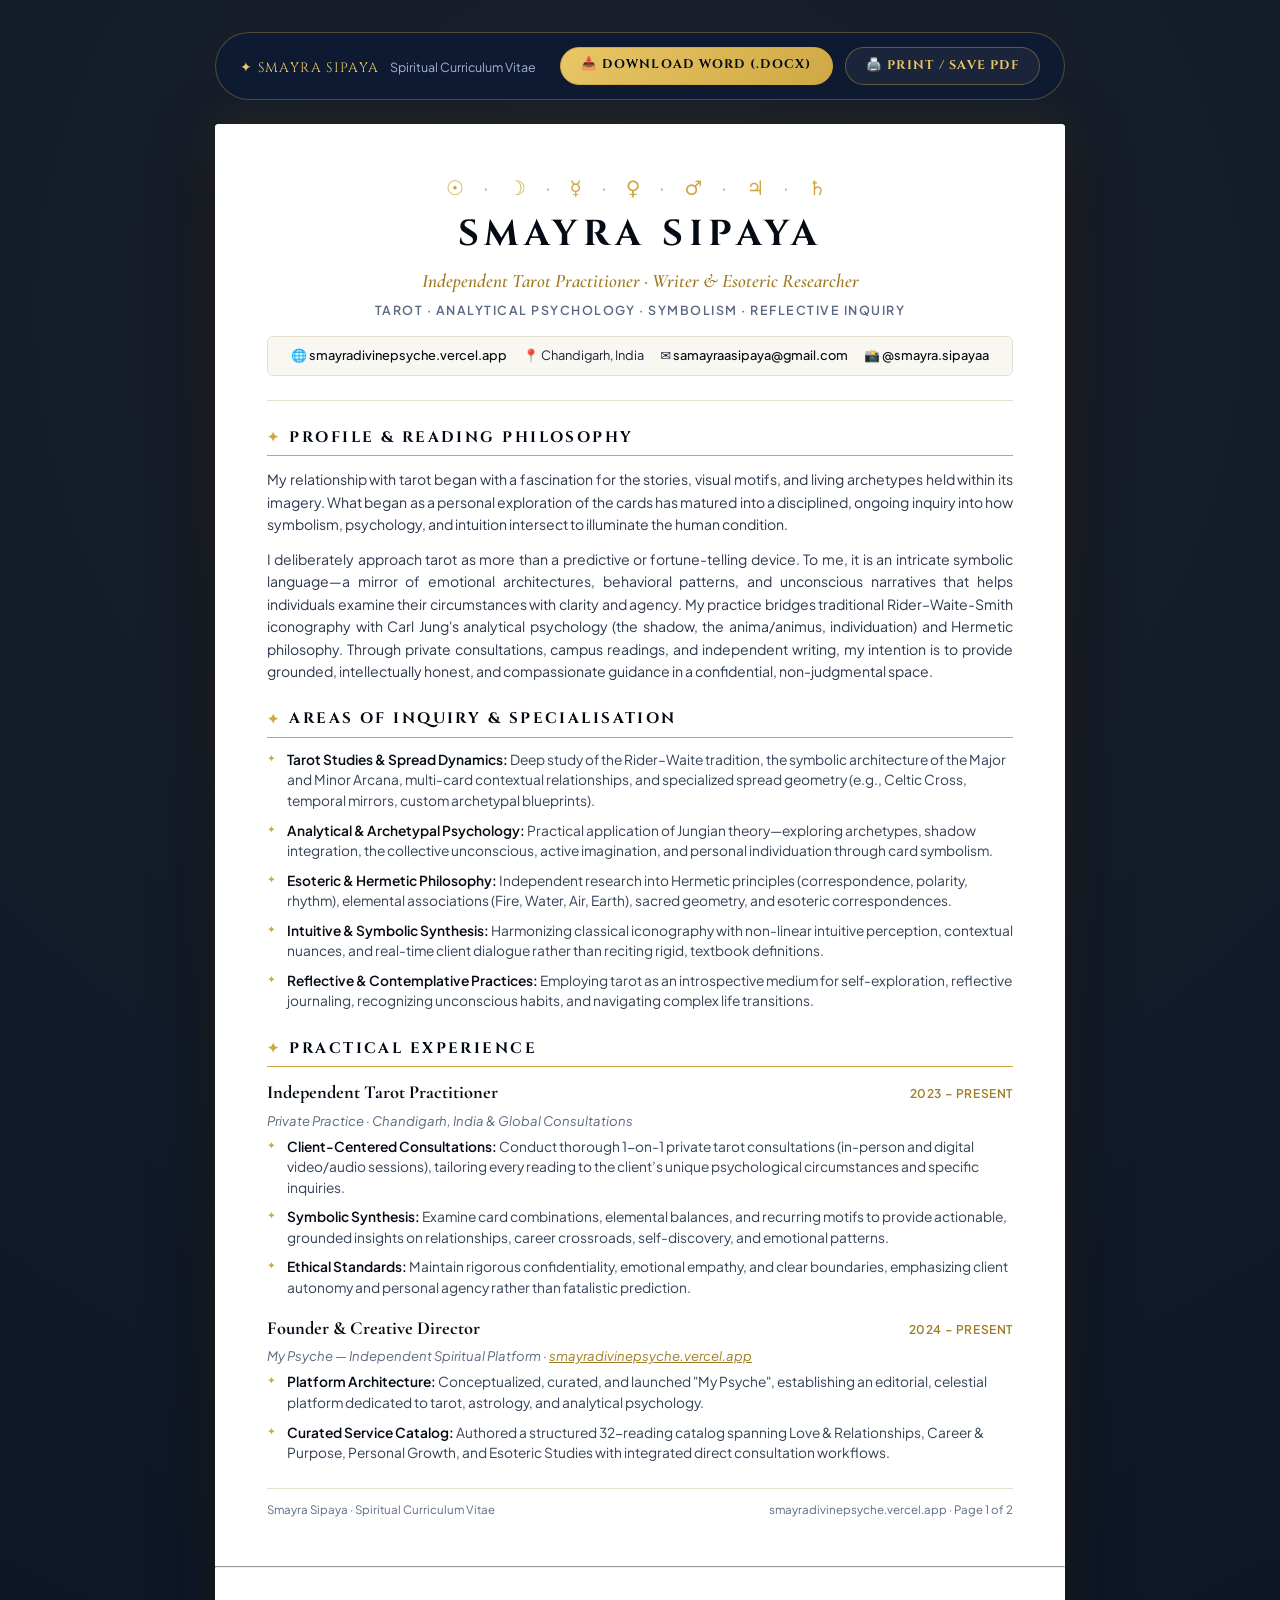
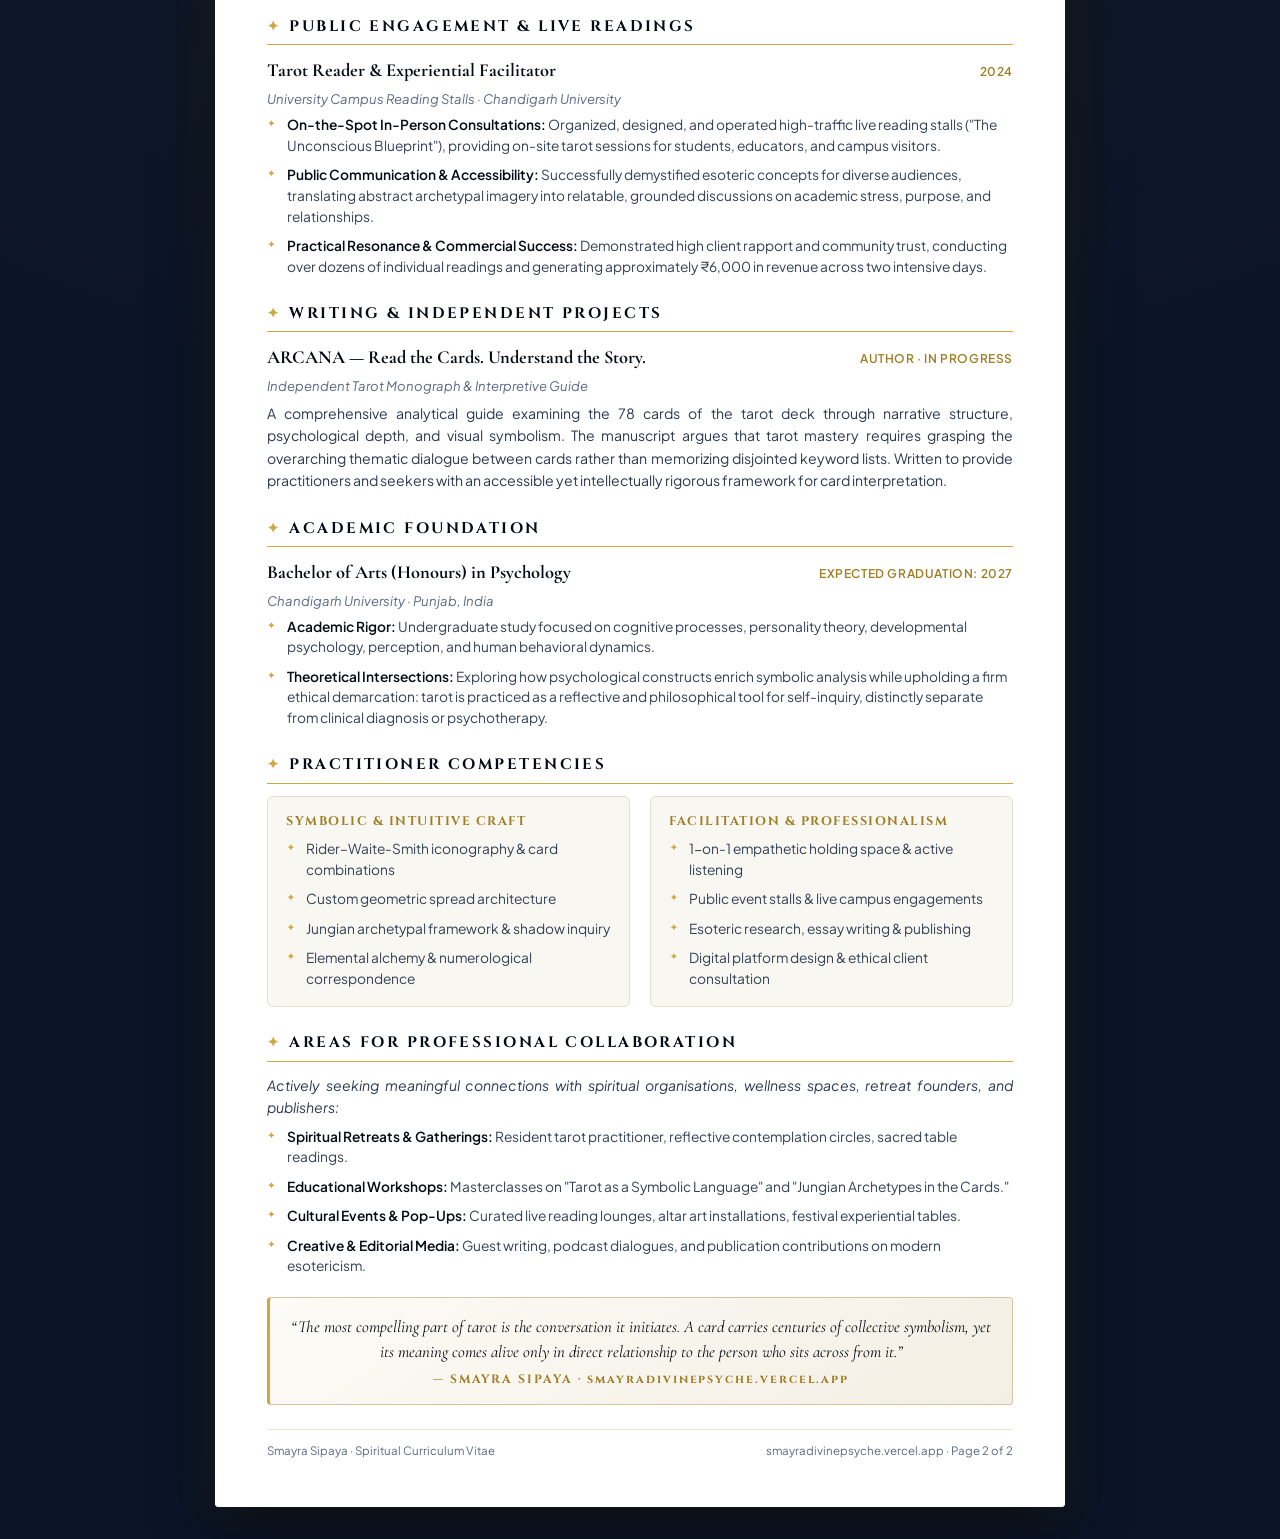
<file: Smayra_Sipaya_Spiritual_CV.html>
<!DOCTYPE html>
<html lang="en">
<head>
  <meta charset="UTF-8">
  <meta name="viewport" content="width=device-width, initial-scale=1.0">
  <title>Smayra Sipaya — Spiritual Curriculum Vitae | Tarot & Esoteric Studies</title>
  <link rel="preconnect" href="https://fonts.googleapis.com">
  <link rel="preconnect" href="https://fonts.gstatic.com" crossorigin>
  <link href="https://fonts.googleapis.com/css2?family=Cinzel:wght@500;600;700;800&family=Cormorant+Garamond:ital,wght@0,400;0,500;0,600;0,700;1,400;1,600&family=Plus+Jakarta+Sans:wght@300;400;500;600;700&display=swap" rel="stylesheet">
  <style>
    :root {
      --color-gold: #cfa844;
      --color-gold-light: #e8c766;
      --color-gold-dark: #9e7d23;
      --color-navy: #050b14;
      --color-navy-dark: #03070e;
      --color-slate: #2a3b58;
      --color-paper: #ffffff;
      --color-paper-alt: #f9f7f2;
      --color-border: #e6dfcf;
      --color-ink: #1a2233;
      --color-ink-muted: #5a6882;
      --font-serif: 'Cinzel', Georgia, serif;
      --font-editorial: 'Cormorant Garamond', Georgia, serif;
      --font-sans: 'Plus Jakarta Sans', system-ui, -apple-system, sans-serif;
    }

    * {
      box-sizing: border-box;
      margin: 0;
      padding: 0;
    }

    body {
      background-color: #0b1528;
      background-image: radial-gradient(circle at 50% 10%, rgba(207, 168, 68, 0.08) 0%, transparent 60%);
      font-family: var(--font-sans);
      color: var(--color-ink);
      line-height: 1.5;
      padding: 2rem 1rem;
    }

    /* Action Bar (Screen Only) */
    .screen-actions-bar {
      max-width: 850px;
      margin: 0 auto 1.5rem auto;
      display: flex;
      justify-content: space-between;
      align-items: center;
      background: rgba(13, 26, 51, 0.85);
      border: 1px solid rgba(207, 168, 68, 0.35);
      padding: 0.85rem 1.5rem;
      border-radius: 9999px;
      backdrop-filter: blur(10px);
      color: #ffffff;
    }

    .screen-actions-bar a,
    .screen-actions-bar button {
      font-family: var(--font-serif);
      font-size: 0.78rem;
      letter-spacing: 0.1em;
      text-transform: uppercase;
      font-weight: 700;
      padding: 0.55rem 1.25rem;
      border-radius: 9999px;
      cursor: pointer;
      text-decoration: none;
      transition: all 0.2s ease;
      display: inline-flex;
      align-items: center;
      gap: 0.5rem;
    }

    .btn-gold {
      background: linear-gradient(135deg, #e8c766 0%, #cfa844 100%);
      color: #050b14;
      border: 1px solid #cfa844;
    }

    .btn-gold:hover {
      background: #ffffff;
      box-shadow: 0 0 15px rgba(207, 168, 68, 0.6);
    }

    .btn-outline {
      background: rgba(255, 255, 255, 0.05);
      border: 1px solid rgba(207, 168, 68, 0.4);
      color: var(--color-gold-light);
    }

    .btn-outline:hover {
      background: rgba(207, 168, 68, 0.2);
      color: #ffffff;
    }

    /* CV Document Container */
    .cv-document {
      max-width: 850px;
      margin: 0 auto;
      background: var(--color-paper);
      box-shadow: 0 20px 60px rgba(0, 0, 0, 0.6), 0 0 40px rgba(207, 168, 68, 0.15);
      border-radius: 4px;
      overflow: hidden;
    }

    .cv-page {
      padding: 3rem 3.25rem;
      position: relative;
      background: var(--color-paper);
      min-height: 1100px;
    }

    .cv-page-divider {
      height: 1px;
      background: linear-gradient(90deg, transparent 0%, #cfa844 50%, transparent 100%);
      margin: 0;
    }

    /* Header */
    .cv-header {
      text-align: center;
      padding-bottom: 1.5rem;
      border-bottom: 1px solid var(--color-border);
      position: relative;
    }

    .cv-glyph {
      font-size: 1.25rem;
      color: var(--color-gold);
      letter-spacing: 0.4em;
      margin-bottom: 0.35rem;
    }

    .cv-name {
      font-family: var(--font-serif);
      font-size: 2.25rem;
      font-weight: 700;
      letter-spacing: 0.16em;
      color: var(--color-navy);
      text-transform: uppercase;
      margin-bottom: 0.35rem;
    }

    .cv-title {
      font-family: var(--font-editorial);
      font-size: 1.2rem;
      font-weight: 600;
      color: var(--color-gold-dark);
      font-style: italic;
      margin-bottom: 0.35rem;
    }

    .cv-tagline {
      font-family: var(--font-sans);
      font-size: 0.78rem;
      font-weight: 600;
      letter-spacing: 0.12em;
      color: var(--color-ink-muted);
      text-transform: uppercase;
      margin-bottom: 1rem;
    }

    .cv-contacts-bar {
      display: flex;
      justify-content: center;
      flex-wrap: wrap;
      gap: 1rem;
      background: var(--color-paper-alt);
      border: 1px solid var(--color-border);
      padding: 0.6rem 1rem;
      border-radius: 6px;
      font-size: 0.8rem;
      color: var(--color-ink);
    }

    .cv-contacts-bar a {
      color: var(--color-navy);
      text-decoration: none;
      font-weight: 500;
      transition: color 0.2s;
    }

    .cv-contacts-bar a:hover {
      color: var(--color-gold-dark);
      text-decoration: underline;
    }

    /* Section Headings */
    .section-title {
      font-family: var(--font-serif);
      font-size: 0.95rem;
      font-weight: 700;
      letter-spacing: 0.16em;
      text-transform: uppercase;
      color: var(--color-navy);
      display: flex;
      align-items: center;
      gap: 0.5rem;
      margin: 1.6rem 0 0.75rem 0;
      padding-bottom: 0.35rem;
      border-bottom: 1.5px solid var(--color-gold);
    }

    .section-title .title-glyph {
      color: var(--color-gold);
      font-size: 0.85rem;
    }

    /* Narrative Paragraphs */
    .cv-narrative {
      font-size: 0.88rem;
      line-height: 1.6;
      color: #2c384e;
      margin-bottom: 0.75rem;
      text-align: justify;
    }

    /* Bullet List */
    .cv-bullet-list {
      list-style: none;
      display: flex;
      flex-direction: column;
      gap: 0.55rem;
      margin-bottom: 1rem;
    }

    .cv-bullet-list li {
      position: relative;
      padding-left: 1.25rem;
      font-size: 0.86rem;
      line-height: 1.5;
      color: #334155;
    }

    .cv-bullet-list li::before {
      content: '✦';
      position: absolute;
      left: 0;
      top: 0;
      font-size: 0.65rem;
      color: var(--color-gold);
    }

    .cv-bullet-list strong {
      color: var(--color-navy);
      font-weight: 600;
    }

    /* Role Entry */
    .job-entry {
      margin-bottom: 1rem;
    }

    .job-header {
      display: flex;
      justify-content: space-between;
      align-items: baseline;
      margin-bottom: 0.25rem;
    }

    .job-title {
      font-family: var(--font-editorial);
      font-size: 1.15rem;
      font-weight: 700;
      color: var(--color-navy);
    }

    .job-meta {
      font-family: var(--font-sans);
      font-size: 0.75rem;
      color: var(--color-gold-dark);
      font-weight: 600;
      letter-spacing: 0.05em;
    }

    .job-org {
      font-size: 0.82rem;
      font-style: italic;
      color: var(--color-ink-muted);
      margin-bottom: 0.4rem;
    }

    /* 2-Column Grid for Competencies */
    .skills-grid {
      display: grid;
      grid-template-columns: 1fr 1fr;
      gap: 1.25rem;
      margin-bottom: 1rem;
    }

    .skills-col {
      background: var(--color-paper-alt);
      border: 1px solid var(--color-border);
      padding: 1rem 1.15rem;
      border-radius: 6px;
    }

    .skills-col-title {
      font-family: var(--font-serif);
      font-size: 0.78rem;
      letter-spacing: 0.12em;
      text-transform: uppercase;
      color: var(--color-gold-dark);
      margin-bottom: 0.5rem;
      font-weight: 700;
    }

    /* Personal Creed Callout */
    .creed-box {
      background: linear-gradient(145deg, #fdfbf7 0%, #f4efe4 100%);
      border: 1px solid #d4c5a3;
      border-left: 3px solid var(--color-gold);
      padding: 1rem 1.25rem;
      border-radius: 4px;
      margin: 1.25rem 0 0.5rem 0;
      text-align: center;
    }

    .creed-text {
      font-family: var(--font-editorial);
      font-size: 1.05rem;
      font-style: italic;
      color: var(--color-navy);
      line-height: 1.5;
      margin-bottom: 0.35rem;
    }

    .creed-author {
      font-family: var(--font-serif);
      font-size: 0.75rem;
      letter-spacing: 0.16em;
      color: var(--color-gold-dark);
      font-weight: 700;
    }

    /* Page Footer */
    .cv-page-footer {
      display: flex;
      justify-content: space-between;
      border-top: 1px solid var(--color-border);
      padding-top: 0.75rem;
      margin-top: 1.5rem;
      font-size: 0.72rem;
      color: var(--color-ink-muted);
    }

    /* Print Formatting (Clean 2-Page Cut) */
    @media print {
      body {
        background: #ffffff;
        padding: 0;
      }
      .screen-actions-bar {
        display: none !important;
      }
      .cv-document {
        box-shadow: none;
        border-radius: 0;
        max-width: 100%;
      }
      .cv-page {
        padding: 2.25rem 2.75rem;
        min-height: auto;
        page-break-after: always;
      }
      .cv-page:last-child {
        page-break-after: avoid;
      }
      .cv-page-divider {
        display: none;
      }
    }
  </style>
</head>
<body>

  <!-- Top Action Bar for Quick Download/Print -->
  <div class="screen-actions-bar">
    <div>
      <span style="font-family: var(--font-serif); font-size: 0.85rem; letter-spacing: 0.1em; color: var(--color-gold-light);">✦ SMAYRA SIPAYA</span>
      <span style="font-size: 0.78rem; color: #a4b5d0; margin-left: 0.5rem;">Spiritual Curriculum Vitae</span>
    </div>
    <div style="display: flex; gap: 0.75rem;">
      <a href="Smayra_Sipaya_Spiritual_CV.docx" download class="btn-gold">
        <span>📥 Download Word (.docx)</span>
      </a>
      <button onclick="window.print()" class="btn-outline">
        <span>🖨️ Print / Save PDF</span>
      </button>
    </div>
  </div>

  <main class="cv-document">
    
    <!-- ====================================================================
         PAGE ONE
         ==================================================================== -->
    <section class="cv-page">
      
      <!-- Header -->
      <header class="cv-header">
        <div class="cv-glyph">☉ · ☽ · ☿ · ♀ · ♂ · ♃ · ♄</div>
        <h1 class="cv-name">Smayra Sipaya</h1>
        <p class="cv-title">Independent Tarot Practitioner · Writer & Esoteric Researcher</p>
        <p class="cv-tagline">Tarot · Analytical Psychology · Symbolism · Reflective Inquiry</p>
        
        <div class="cv-contacts-bar">
          <span>🌐 <a href="https://smayradivinepsyche.vercel.app/" target="_blank">smayradivinepsyche.vercel.app</a></span>
          <span>📍 Chandigarh, India</span>
          <span>✉️ <a href="mailto:samayraasipaya@gmail.com">samayraasipaya@gmail.com</a></span>
          <span>📸 <a href="https://instagram.com/smayra.sipayaa" target="_blank">@smayra.sipayaa</a></span>
        </div>
      </header>

      <!-- 1. Profile & Philosophy -->
      <h2 class="section-title">
        <span class="title-glyph">✦</span> Profile & Reading Philosophy
      </h2>
      <p class="cv-narrative">
        My relationship with tarot began with a fascination for the stories, visual motifs, and living archetypes held within its imagery. What began as a personal exploration of the cards has matured into a disciplined, ongoing inquiry into how symbolism, psychology, and intuition intersect to illuminate the human condition.
      </p>
      <p class="cv-narrative">
        I deliberately approach tarot as more than a predictive or fortune-telling device. To me, it is an intricate symbolic language—a mirror of emotional architectures, behavioral patterns, and unconscious narratives that helps individuals examine their circumstances with clarity and agency. My practice bridges traditional Rider–Waite-Smith iconography with Carl Jung's analytical psychology (the shadow, the anima/animus, individuation) and Hermetic philosophy. Through private consultations, campus readings, and independent writing, my intention is to provide grounded, intellectually honest, and compassionate guidance in a confidential, non-judgmental space.
      </p>

      <!-- 2. Areas of Inquiry -->
      <h2 class="section-title">
        <span class="title-glyph">✦</span> Areas of Inquiry & Specialisation
      </h2>
      <ul class="cv-bullet-list">
        <li>
          <strong>Tarot Studies & Spread Dynamics:</strong> Deep study of the Rider–Waite tradition, the symbolic architecture of the Major and Minor Arcana, multi-card contextual relationships, and specialized spread geometry (e.g., Celtic Cross, temporal mirrors, custom archetypal blueprints).
        </li>
        <li>
          <strong>Analytical & Archetypal Psychology:</strong> Practical application of Jungian theory—exploring archetypes, shadow integration, the collective unconscious, active imagination, and personal individuation through card symbolism.
        </li>
        <li>
          <strong>Esoteric & Hermetic Philosophy:</strong> Independent research into Hermetic principles (correspondence, polarity, rhythm), elemental associations (Fire, Water, Air, Earth), sacred geometry, and esoteric correspondences.
        </li>
        <li>
          <strong>Intuitive & Symbolic Synthesis:</strong> Harmonizing classical iconography with non-linear intuitive perception, contextual nuances, and real-time client dialogue rather than reciting rigid, textbook definitions.
        </li>
        <li>
          <strong>Reflective & Contemplative Practices:</strong> Employing tarot as an introspective medium for self-exploration, reflective journaling, recognizing unconscious habits, and navigating complex life transitions.
        </li>
      </ul>

      <!-- 3. Professional Experience (Part 1) -->
      <h2 class="section-title">
        <span class="title-glyph">✦</span> Practical Experience
      </h2>

      <div class="job-entry">
        <div class="job-header">
          <span class="job-title">Independent Tarot Practitioner</span>
          <span class="job-meta">2023 – PRESENT</span>
        </div>
        <div class="job-org">Private Practice · Chandigarh, India & Global Consultations</div>
        <ul class="cv-bullet-list">
          <li>
            <strong>Client-Centered Consultations:</strong> Conduct thorough 1-on-1 private tarot consultations (in-person and digital video/audio sessions), tailoring every reading to the client’s unique psychological circumstances and specific inquiries.
          </li>
          <li>
            <strong>Symbolic Synthesis:</strong> Examine card combinations, elemental balances, and recurring motifs to provide actionable, grounded insights on relationships, career crossroads, self-discovery, and emotional patterns.
          </li>
          <li>
            <strong>Ethical Standards:</strong> Maintain rigorous confidentiality, emotional empathy, and clear boundaries, emphasizing client autonomy and personal agency rather than fatalistic prediction.
          </li>
        </ul>
      </div>

      <div class="job-entry" style="margin-bottom: 0;">
        <div class="job-header">
          <span class="job-title">Founder & Creative Director</span>
          <span class="job-meta">2024 – PRESENT</span>
        </div>
        <div class="job-org">My Psyche — Independent Spiritual Platform · <a href="https://smayradivinepsyche.vercel.app/" target="_blank" style="color: var(--color-gold-dark);">smayradivinepsyche.vercel.app</a></div>
        <ul class="cv-bullet-list">
          <li>
            <strong>Platform Architecture:</strong> Conceptualized, curated, and launched "My Psyche", establishing an editorial, celestial platform dedicated to tarot, astrology, and analytical psychology.
          </li>
          <li>
            <strong>Curated Service Catalog:</strong> Authored a structured 32-reading catalog spanning Love & Relationships, Career & Purpose, Personal Growth, and Esoteric Studies with integrated direct consultation workflows.
          </li>
        </ul>
      </div>

      <footer class="cv-page-footer">
        <span>Smayra Sipaya · Spiritual Curriculum Vitae</span>
        <span>smayradivinepsyche.vercel.app · Page 1 of 2</span>
      </footer>

    </section>

    <hr class="cv-page-divider">

    <!-- ====================================================================
         PAGE TWO
         ==================================================================== -->
    <section class="cv-page">
      
      <!-- Public Engagement / Live Campus Readings -->
      <h2 class="section-title" style="margin-top: 0;">
        <span class="title-glyph">✦</span> Public Engagement & Live Readings
      </h2>

      <div class="job-entry">
        <div class="job-header">
          <span class="job-title">Tarot Reader & Experiential Facilitator</span>
          <span class="job-meta">2024</span>
        </div>
        <div class="job-org">University Campus Reading Stalls · Chandigarh University</div>
        <ul class="cv-bullet-list">
          <li>
            <strong>On-the-Spot In-Person Consultations:</strong> Organized, designed, and operated high-traffic live reading stalls ("The Unconscious Blueprint"), providing on-site tarot sessions for students, educators, and campus visitors.
          </li>
          <li>
            <strong>Public Communication & Accessibility:</strong> Successfully demystified esoteric concepts for diverse audiences, translating abstract archetypal imagery into relatable, grounded discussions on academic stress, purpose, and relationships.
          </li>
          <li>
            <strong>Practical Resonance & Commercial Success:</strong> Demonstrated high client rapport and community trust, conducting over dozens of individual readings and generating approximately ₹6,000 in revenue across two intensive days.
          </li>
        </ul>
      </div>

      <!-- Writing & Publications -->
      <h2 class="section-title">
        <span class="title-glyph">✦</span> Writing & Independent Projects
      </h2>

      <div class="job-entry">
        <div class="job-header">
          <span class="job-title">ARCANA — Read the Cards. Understand the Story.</span>
          <span class="job-meta">AUTHOR · IN PROGRESS</span>
        </div>
        <div class="job-org">Independent Tarot Monograph & Interpretive Guide</div>
        <p class="cv-narrative">
          A comprehensive analytical guide examining the 78 cards of the tarot deck through narrative structure, psychological depth, and visual symbolism. The manuscript argues that tarot mastery requires grasping the overarching thematic dialogue between cards rather than memorizing disjointed keyword lists. Written to provide practitioners and seekers with an accessible yet intellectually rigorous framework for card interpretation.
        </p>
      </div>

      <!-- Academic Foundation -->
      <h2 class="section-title">
        <span class="title-glyph">✦</span> Academic Foundation
      </h2>

      <div class="job-entry">
        <div class="job-header">
          <span class="job-title">Bachelor of Arts (Honours) in Psychology</span>
          <span class="job-meta">EXPECTED GRADUATION: 2027</span>
        </div>
        <div class="job-org">Chandigarh University · Punjab, India</div>
        <ul class="cv-bullet-list">
          <li>
            <strong>Academic Rigor:</strong> Undergraduate study focused on cognitive processes, personality theory, developmental psychology, perception, and human behavioral dynamics.
          </li>
          <li>
            <strong>Theoretical Intersections:</strong> Exploring how psychological constructs enrich symbolic analysis while upholding a firm ethical demarcation: tarot is practiced as a reflective and philosophical tool for self-inquiry, distinctly separate from clinical diagnosis or psychotherapy.
          </li>
        </ul>
      </div>

      <!-- Practitioner Competencies (2-column layout) -->
      <h2 class="section-title">
        <span class="title-glyph">✦</span> Practitioner Competencies
      </h2>
      <div class="skills-grid">
        <div class="skills-col">
          <div class="skills-col-title">Symbolic & Intuitive Craft</div>
          <ul class="cv-bullet-list" style="margin-bottom: 0;">
            <li>Rider–Waite-Smith iconography & card combinations</li>
            <li>Custom geometric spread architecture</li>
            <li>Jungian archetypal framework & shadow inquiry</li>
            <li>Elemental alchemy & numerological correspondence</li>
          </ul>
        </div>
        <div class="skills-col">
          <div class="skills-col-title">Facilitation & Professionalism</div>
          <ul class="cv-bullet-list" style="margin-bottom: 0;">
            <li>1-on-1 empathetic holding space & active listening</li>
            <li>Public event stalls & live campus engagements</li>
            <li>Esoteric research, essay writing & publishing</li>
            <li>Digital platform design & ethical client consultation</li>
          </ul>
        </div>
      </div>

      <!-- Areas of Collaboration -->
      <h2 class="section-title">
        <span class="title-glyph">✦</span> Areas for Professional Collaboration
      </h2>
      <p class="cv-narrative" style="margin-bottom: 0.5rem; font-style: italic;">
        Actively seeking meaningful connections with spiritual organisations, wellness spaces, retreat founders, and publishers:
      </p>
      <ul class="cv-bullet-list">
        <li><strong>Spiritual Retreats & Gatherings:</strong> Resident tarot practitioner, reflective contemplation circles, sacred table readings.</li>
        <li><strong>Educational Workshops:</strong> Masterclasses on "Tarot as a Symbolic Language" and "Jungian Archetypes in the Cards."</li>
        <li><strong>Cultural Events & Pop-Ups:</strong> Curated live reading lounges, altar art installations, festival experiential tables.</li>
        <li><strong>Creative & Editorial Media:</strong> Guest writing, podcast dialogues, and publication contributions on modern esotericism.</li>
      </ul>

      <!-- Personal Creed Callout Box -->
      <div class="creed-box">
        <p class="creed-text">
          “The most compelling part of tarot is the conversation it initiates. A card carries centuries of collective symbolism, yet its meaning comes alive only in direct relationship to the person who sits across from it.”
        </p>
        <p class="creed-author">— SMAYRA SIPAYA · smayradivinepsyche.vercel.app</p>
      </div>

      <footer class="cv-page-footer">
        <span>Smayra Sipaya · Spiritual Curriculum Vitae</span>
        <span>smayradivinepsyche.vercel.app · Page 2 of 2</span>
      </footer>

    </section>

  </main>

</body>
</html>
</file>
